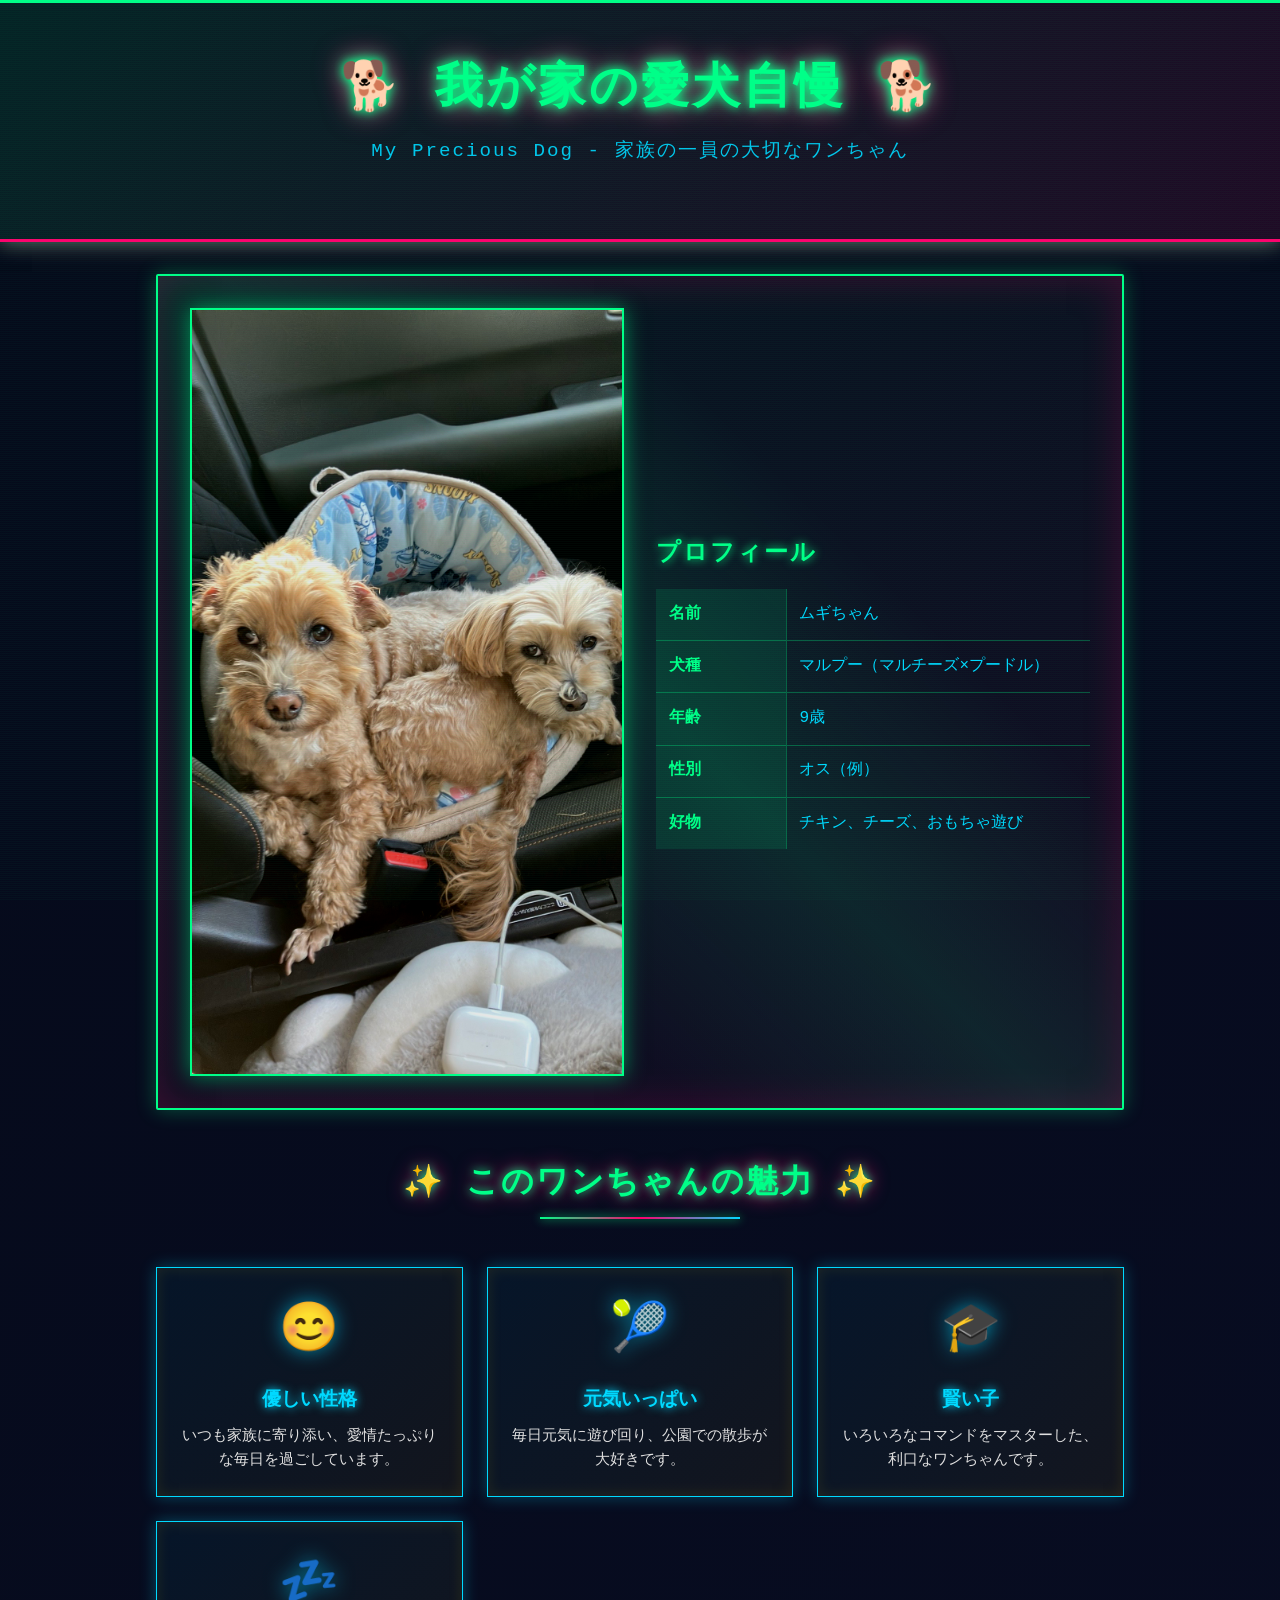
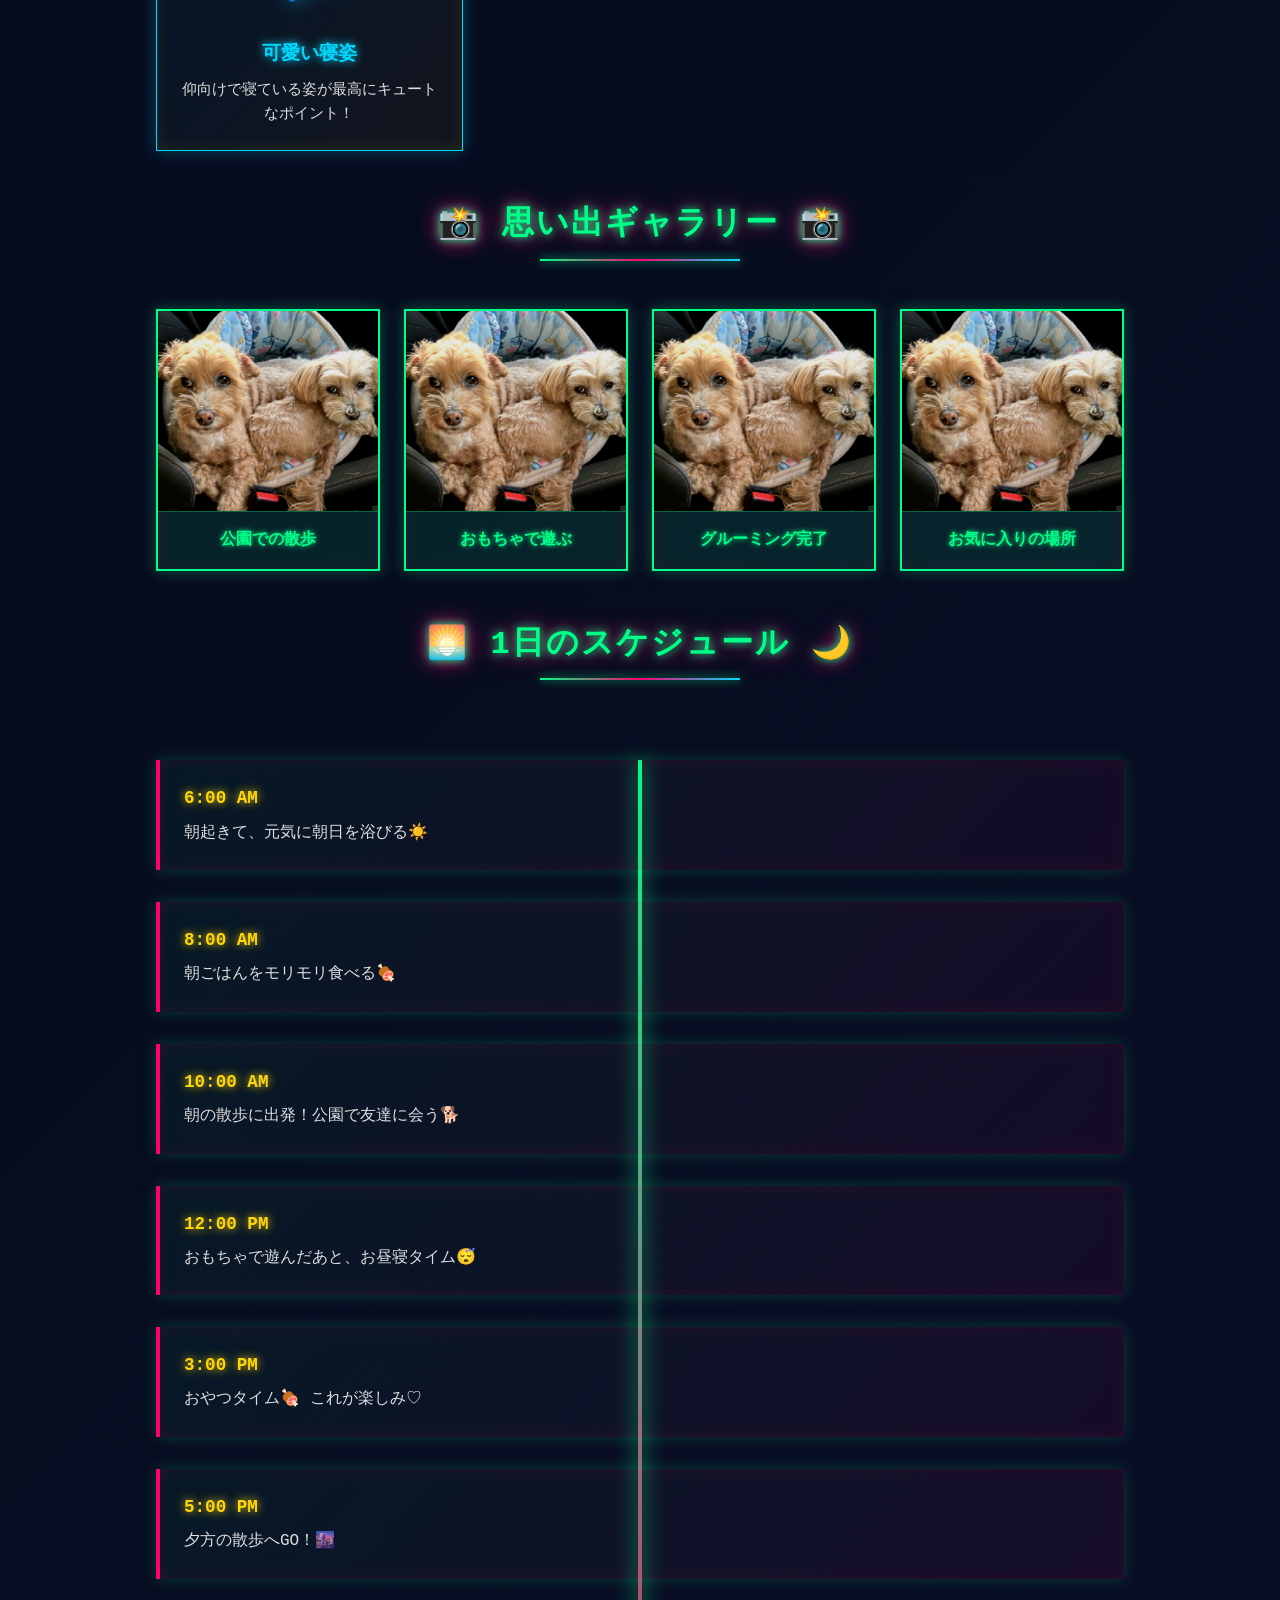
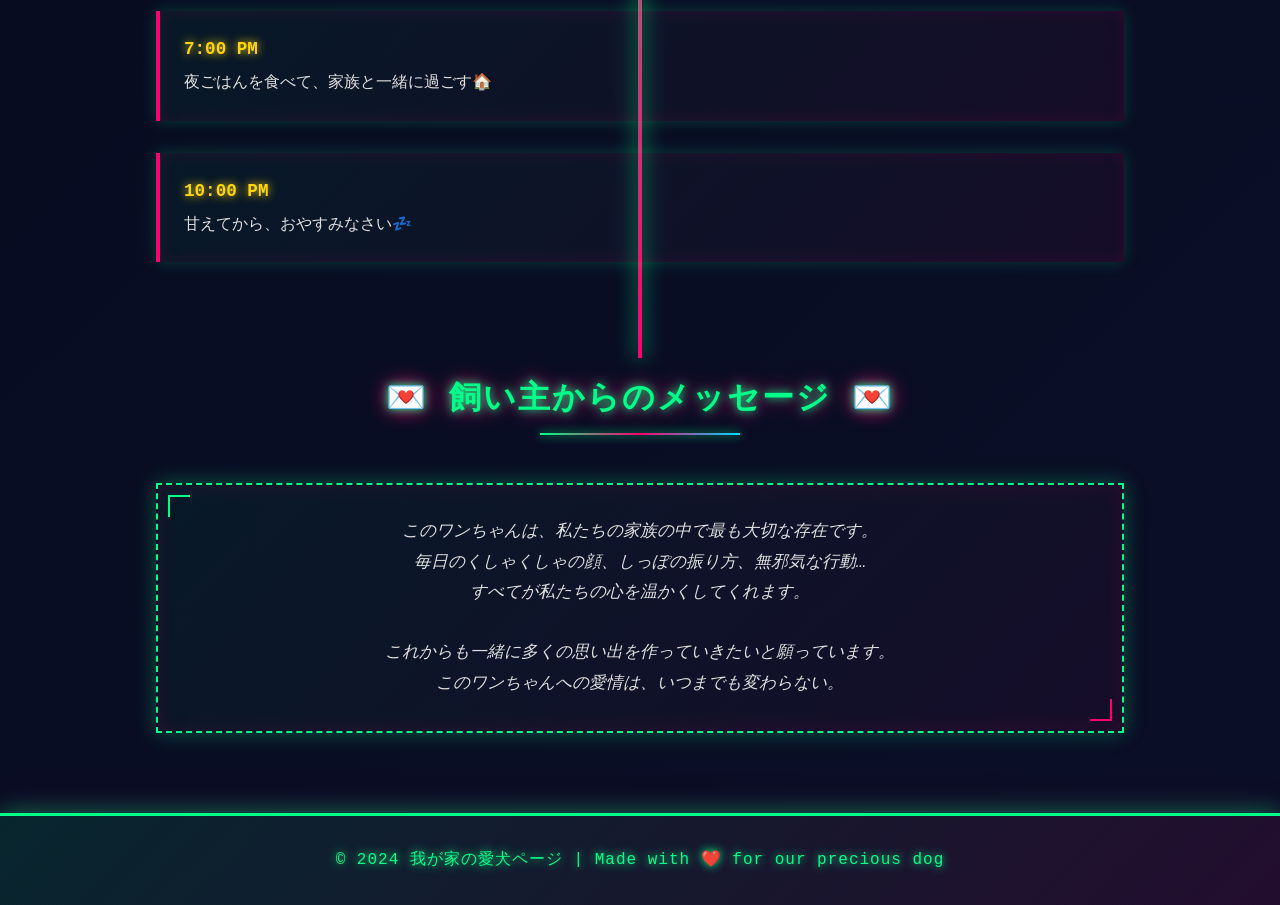
<file: index.html>
<!DOCTYPE html>
<html lang="ja">
<head>
    <meta charset="UTF-8">
    <meta name="viewport" content="width=device-width, initial-scale=1.0">
    <title>我が家の愛犬紹介 - My Precious Dog</title>
    <link rel="stylesheet" href="./assets/css/style.css">
</head>
<body>
    <header class="header">
        <div class="header-content">
            <h1 class="title">🐕 我が家の愛犬自慢 🐕</h1>
            <p class="subtitle">My Precious Dog - 家族の一員の大切なワンちゃん</p>
        </div>
    </header>

    <main class="container">
        <!-- プロフィールセクション -->
        <section class="profile-section">
            <div class="profile-card">
                <div class="profile-image-wrapper">
                    <img src="./assets/images/ムギマメ_3163.JPG" alt="愛犬のプロフィール写真" class="profile-image">
                </div>
                <div class="profile-info">
                    <h2>プロフィール</h2>
                    <table class="profile-table">
                        <tr>
                            <th>名前</th>
                            <td>ムギちゃん</td>
                        </tr>
                        <tr>
                            <th>犬種</th>
                            <td>マルプー（マルチーズ×プードル）</td>
                        </tr>
                        <tr>
                            <th>年齢</th>
                            <td>9歳</td>
                        </tr>
                        <tr>
                            <th>性別</th>
                            <td>オス（例）</td>
                        </tr>
                        <tr>
                            <th>好物</th>
                            <td>チキン、チーズ、おもちゃ遊び</td>
                        </tr>
                    </table>
                </div>
            </div>
        </section>

        <!-- 特徴セクション -->
        <section class="features-section">
            <h2 class="section-title">✨ このワンちゃんの魅力 ✨</h2>
            <div class="features-grid">
                <div class="feature-card">
                    <div class="feature-icon">😊</div>
                    <h3>優しい性格</h3>
                    <p>いつも家族に寄り添い、愛情たっぷりな毎日を過ごしています。</p>
                </div>
                <div class="feature-card">
                    <div class="feature-icon">🎾</div>
                    <h3>元気いっぱい</h3>
                    <p>毎日元気に遊び回り、公園での散歩が大好きです。</p>
                </div>
                <div class="feature-card">
                    <div class="feature-icon">🎓</div>
                    <h3>賢い子</h3>
                    <p>いろいろなコマンドをマスターした、利口なワンちゃんです。</p>
                </div>
                <div class="feature-card">
                    <div class="feature-icon">💤</div>
                    <h3>可愛い寝姿</h3>
                    <p>仰向けで寝ている姿が最高にキュートなポイント！</p>
                </div>
            </div>
        </section>

        <!-- 思い出ギャラリー -->
        <section class="gallery-section">
            <h2 class="section-title">📸 思い出ギャラリー 📸</h2>
            <div class="gallery-grid">
                <div class="gallery-item">
                    <img src="./assets/images/ムギマメ_3163.JPG" alt="散歩中の写真">
                    <p>公園での散歩</p>
                </div>
                <div class="gallery-item">
                    <img src="./assets/images/ムギマメ_3163.JPG" alt="遊んでいる写真">
                    <p>おもちゃで遊ぶ</p>
                </div>
                <div class="gallery-item">
                    <img src="./assets/images/ムギマメ_3163.JPG" alt="グルーミング後">
                    <p>グルーミング完了</p>
                </div>
                <div class="gallery-item">
                    <img src="./assets/images/ムギマメ_3163.JPG" alt="お留守番中">
                    <p>お気に入りの場所</p>
                </div>
            </div>
        </section>

        <!-- 日常セクション -->
        <section class="daily-section">
            <h2 class="section-title">🌅 1日のスケジュール 🌙</h2>
            <div class="timeline">
                <div class="timeline-item">
                    <div class="timeline-time">6:00 AM</div>
                    <p>朝起きて、元気に朝日を浴びる☀️</p>
                </div>
                <div class="timeline-item">
                    <div class="timeline-time">8:00 AM</div>
                    <p>朝ごはんをモリモリ食べる🍖</p>
                </div>
                <div class="timeline-item">
                    <div class="timeline-time">10:00 AM</div>
                    <p>朝の散歩に出発！公園で友達に会う🐕</p>
                </div>
                <div class="timeline-item">
                    <div class="timeline-time">12:00 PM</div>
                    <p>おもちゃで遊んだあと、お昼寝タイム😴</p>
                </div>
                <div class="timeline-item">
                    <div class="timeline-time">3:00 PM</div>
                    <p>おやつタイム🍖 これが楽しみ♡</p>
                </div>
                <div class="timeline-item">
                    <div class="timeline-time">5:00 PM</div>
                    <p>夕方の散歩へGO！🌆</p>
                </div>
                <div class="timeline-item">
                    <div class="timeline-time">7:00 PM</div>
                    <p>夜ごはんを食べて、家族と一緒に過ごす🏠</p>
                </div>
                <div class="timeline-item">
                    <div class="timeline-time">10:00 PM</div>
                    <p>甘えてから、おやすみなさい💤</p>
                </div>
            </div>
        </section>

        <!-- メッセージセクション -->
        <section class="message-section">
            <h2 class="section-title">💌 飼い主からのメッセージ 💌</h2>
            <div class="message-box">
                <p>
                    このワンちゃんは、私たちの家族の中で最も大切な存在です。<br>
                    毎日のくしゃくしゃの顔、しっぽの振り方、無邪気な行動…<br>
                    すべてが私たちの心を温かくしてくれます。<br>
                    <br>
                    これからも一緒に多くの思い出を作っていきたいと願っています。<br>
                    このワンちゃんへの愛情は、いつまでも変わらない。
                </p>
            </div>
        </section>
    </main>

    <footer class="footer">
        <p>&copy; 2024 我が家の愛犬ページ | Made with ❤️ for our precious dog</p>
    </footer>
</body>
</html>
</file>
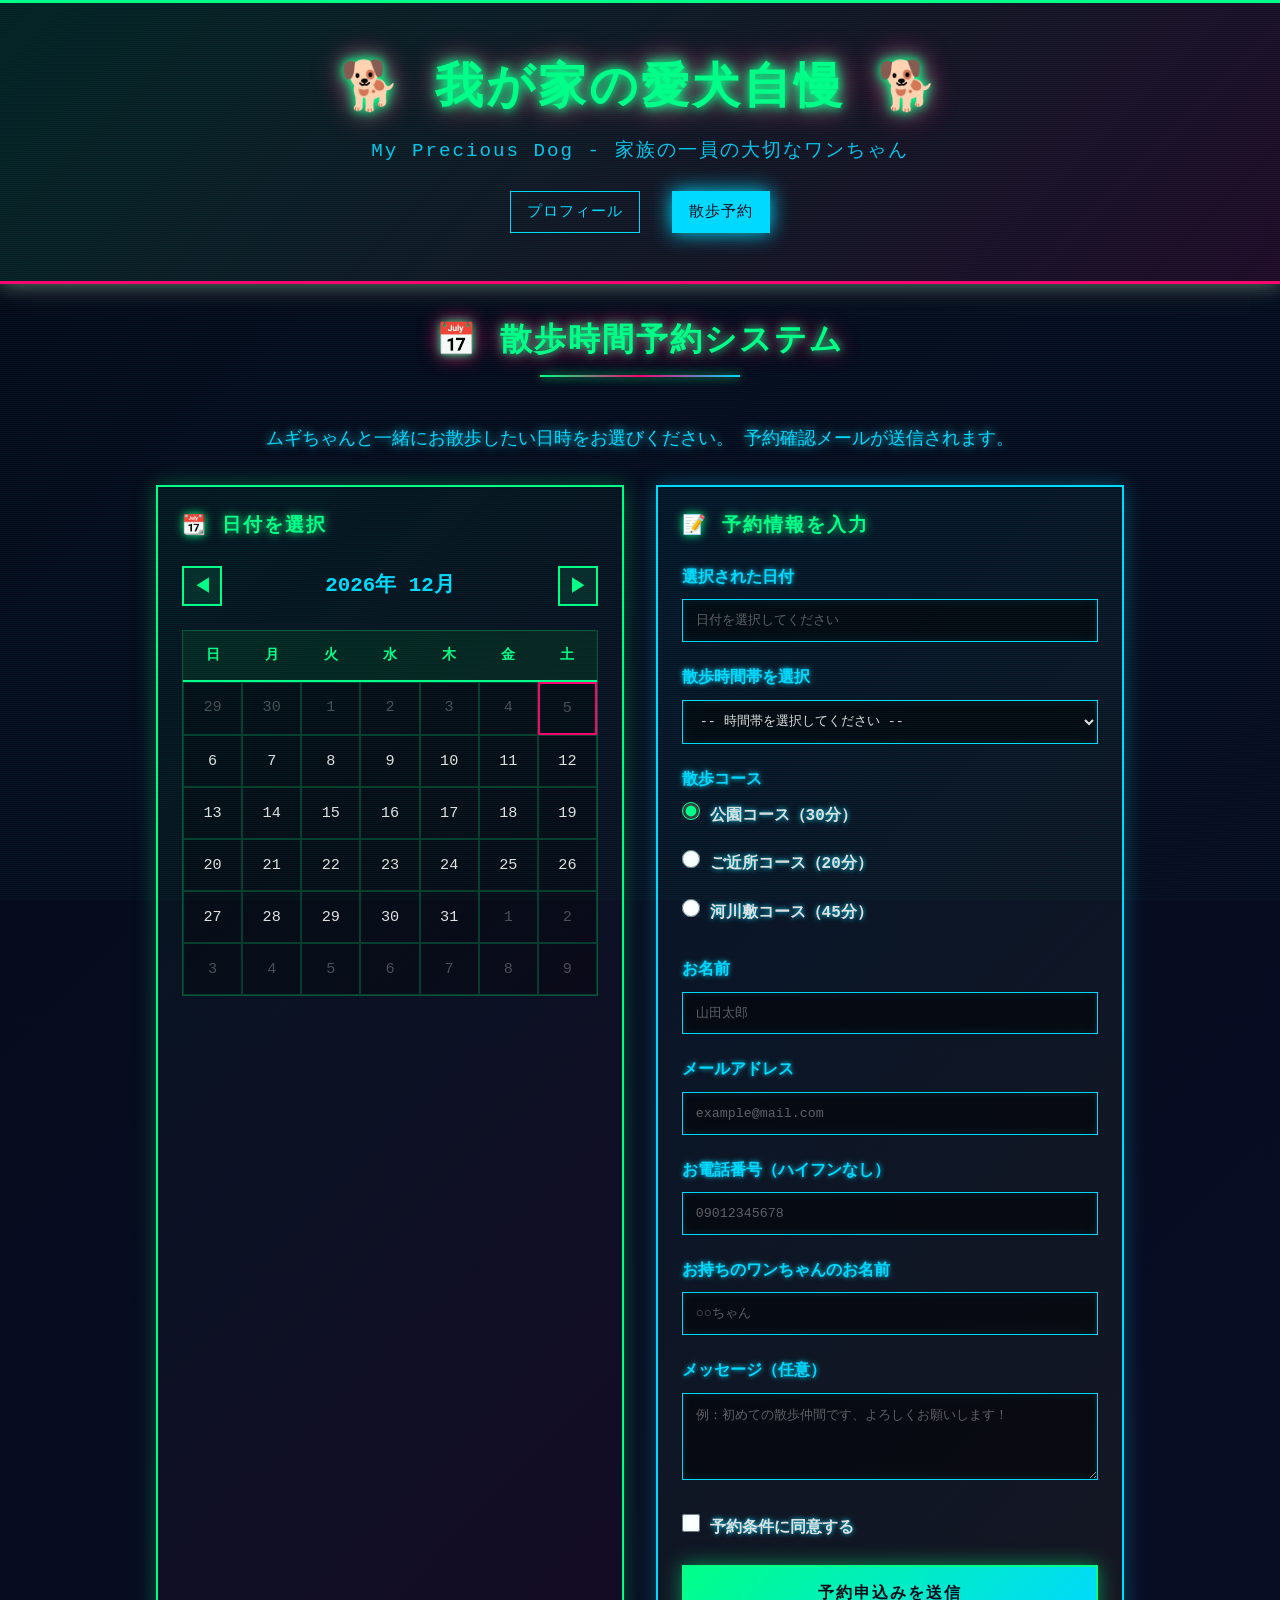
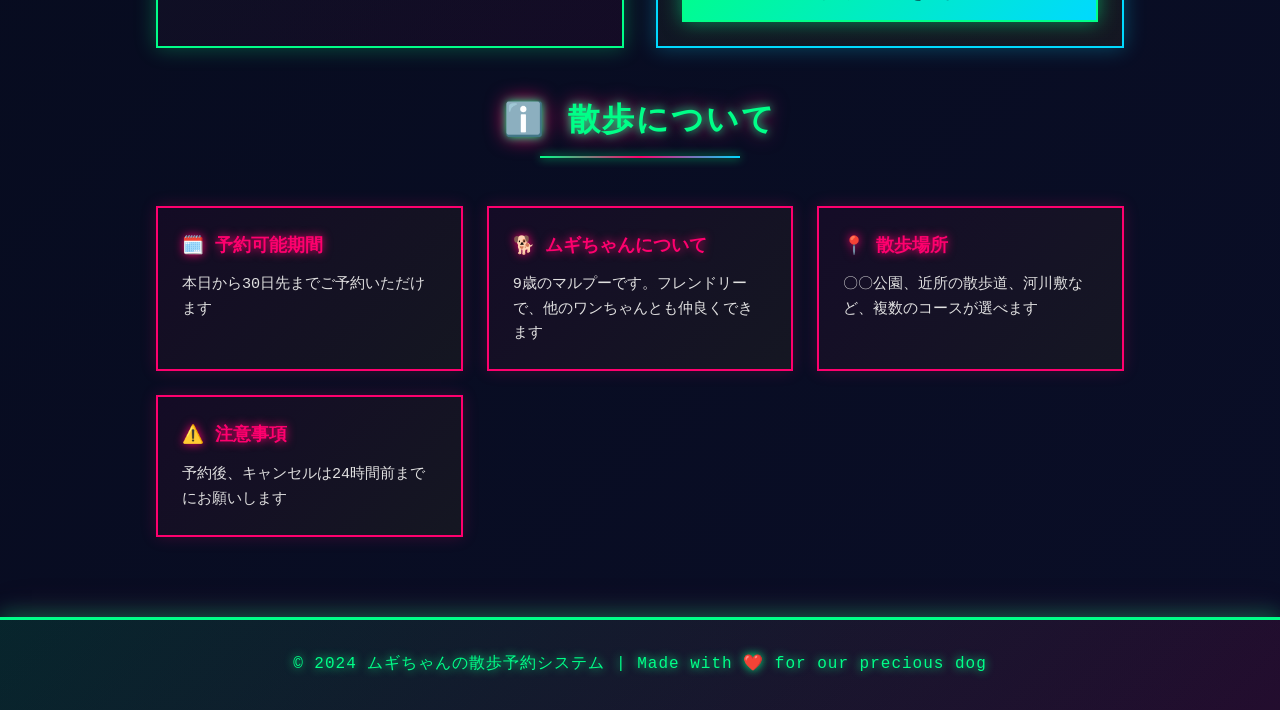
<file: booking.html>
<!DOCTYPE html>
<html lang="ja">
<head>
    <meta charset="UTF-8">
    <meta name="viewport" content="width=device-width, initial-scale=1.0">
    <title>散歩予約 - ムギちゃんとのお散歩</title>
    <link rel="stylesheet" href="./assets/css/style.css">
    <link rel="stylesheet" href="./assets/css/booking.css">
</head>
<body>
    <header class="header">
        <div class="header-content">
            <h1 class="title">🐕 我が家の愛犬自慢 🐕</h1>
            <p class="subtitle">My Precious Dog - 家族の一員の大切なワンちゃん</p>
            <nav class="nav-links">
                <a href="./index.html" class="nav-link">プロフィール</a>
                <a href="./booking.html" class="nav-link active">散歩予約</a>
            </nav>
        </div>
    </header>

    <main class="container">
        <section class="booking-section">
            <h2 class="section-title">📅 散歩時間予約システム</h2>
            <p class="booking-description">
                ムギちゃんと一緒にお散歩したい日時をお選びください。
                予約確認メールが送信されます。
            </p>

            <div class="booking-container">
                <!-- カレンダー -->
                <div class="calendar-wrapper">
                    <h3 class="subsection-title">📆 日付を選択</h3>
                    <div class="calendar-header">
                        <button class="calendar-nav" id="prevMonth">◀</button>
                        <h4 id="currentMonth"></h4>
                        <button class="calendar-nav" id="nextMonth">▶</button>
                    </div>
                    <div class="calendar">
                        <div class="weekdays">
                            <div class="weekday">日</div>
                            <div class="weekday">月</div>
                            <div class="weekday">火</div>
                            <div class="weekday">水</div>
                            <div class="weekday">木</div>
                            <div class="weekday">金</div>
                            <div class="weekday">土</div>
                        </div>
                        <div class="dates" id="calendarDates"></div>
                    </div>
                </div>

                <!-- 予約フォーム -->
                <form class="booking-form" id="bookingForm">
                    <h3 class="subsection-title">📝 予約情報を入力</h3>

                    <!-- 選択された日付表示 -->
                    <div class="form-group">
                        <label for="selectedDate">選択された日付</label>
                        <input type="text" id="selectedDate" readonly placeholder="日付を選択してください">
                    </div>

                    <!-- 時間選択 -->
                    <div class="form-group">
                        <label for="timeSlot">散歩時間帯を選択</label>
                        <select id="timeSlot" required>
                            <option value="">-- 時間帯を選択してください --</option>
                            <option value="06:00-07:00">早朝（6:00～7:00）</option>
                            <option value="08:00-09:00">朝（8:00～9:00）</option>
                            <option value="10:00-11:00">午前（10:00～11:00）</option>
                            <option value="12:00-13:00">昼（12:00～13:00）</option>
                            <option value="14:00-15:00">午後（14:00～15:00）</option>
                            <option value="16:00-17:00">夕方（16:00～17:00）</option>
                            <option value="18:00-19:00">夜間（18:00～19:00）</option>
                        </select>
                    </div>

                    <!-- 散歩コース選択 -->
                    <div class="form-group">
                        <label>散歩コース</label>
                        <div class="radio-group">
                            <label class="radio-label">
                                <input type="radio" name="course" value="park" checked>
                                <span>公園コース（30分）</span>
                            </label>
                            <label class="radio-label">
                                <input type="radio" name="course" value="neighborhood">
                                <span>ご近所コース（20分）</span>
                            </label>
                            <label class="radio-label">
                                <input type="radio" name="course" value="river">
                                <span>河川敷コース（45分）</span>
                            </label>
                        </div>
                    </div>

                    <!-- 参加者情報 -->
                    <div class="form-group">
                        <label for="name">お名前</label>
                        <input type="text" id="name" placeholder="山田太郎" required>
                    </div>

                    <div class="form-group">
                        <label for="email">メールアドレス</label>
                        <input type="email" id="email" placeholder="example@mail.com" required>
                    </div>

                    <div class="form-group">
                        <label for="phone">お電話番号（ハイフンなし）</label>
                        <input type="tel" id="phone" placeholder="09012345678">
                    </div>

                    <div class="form-group">
                        <label for="petName">お持ちのワンちゃんのお名前</label>
                        <input type="text" id="petName" placeholder="○○ちゃん">
                    </div>

                    <div class="form-group">
                        <label for="message">メッセージ（任意）</label>
                        <textarea id="message" placeholder="例：初めての散歩仲間です、よろしくお願いします！" rows="4"></textarea>
                    </div>

                    <!-- チェックボックス -->
                    <div class="form-group checkbox-group">
                        <label class="checkbox-label">
                            <input type="checkbox" id="agreeTerms" required>
                            <span>予約条件に同意する</span>
                        </label>
                    </div>

                    <!-- 送信ボタン -->
                    <button type="submit" class="submit-btn">予約申込みを送信</button>
                </form>
            </div>

            <!-- 予約確認メッセージ -->
            <div id="confirmationMessage" class="confirmation-message hidden">
                <div class="confirmation-content">
                    <h3>✅ 予約が確認されました！</h3>
                    <p>お申し込みありがとうございます。</p>
                    <p>確認メールを送信いたします。</p>
                    <button type="button" class="btn-reset" onclick="location.reload()">新しい予約を作成</button>
                </div>
            </div>
        </section>

        <!-- 散歩情報 -->
        <section class="info-section">
            <h2 class="section-title">ℹ️ 散歩について</h2>
            <div class="info-grid">
                <div class="info-card">
                    <h4>🗓️ 予約可能期間</h4>
                    <p>本日から30日先までご予約いただけます</p>
                </div>
                <div class="info-card">
                    <h4>🐕 ムギちゃんについて</h4>
                    <p>9歳のマルプーです。フレンドリーで、他のワンちゃんとも仲良くできます</p>
                </div>
                <div class="info-card">
                    <h4>📍 散歩場所</h4>
                    <p>〇〇公園、近所の散歩道、河川敷など、複数のコースが選べます</p>
                </div>
                <div class="info-card">
                    <h4>⚠️ 注意事項</h4>
                    <p>予約後、キャンセルは24時間前までにお願いします</p>
                </div>
            </div>
        </section>
    </main>

    <footer class="footer">
        <p>&copy; 2024 ムギちゃんの散歩予約システム | Made with ❤️ for our precious dog</p>
    </footer>

    <script src="./assets/js/booking.js"></script>
</body>
</html>
</file>
<file: assets/css/style.css>
/* ========================================
   グローバルスタイル - サイバーパンク風
   ======================================== */

* {
    margin: 0;
    padding: 0;
    box-sizing: border-box;
}

:root {
    --primary-neon: #00FF88;
    --secondary-neon: #FF006E;
    --accent-neon: #00D9FF;
    --tertiary-neon: #FFD60A;
    --dark-bg: #0a0e27;
    --darker-bg: #050a1a;
    --text-color: #e0e0e0;
    --neon-shadow: 0 0 20px rgba(0, 255, 136, 0.5);
    --neon-shadow-pink: 0 0 20px rgba(255, 0, 110, 0.5);
    --neon-shadow-cyan: 0 0 20px rgba(0, 217, 255, 0.5);
}

html {
    font-family: 'Courier New', 'Hiragino Sans', 'Meiryo', monospace;
    scroll-behavior: smooth;
    font-size: 16px;
}

body {
    background: linear-gradient(135deg, var(--darker-bg) 0%, var(--dark-bg) 100%);
    color: var(--text-color);
    line-height: 1.6;
    min-height: 100vh;
    display: flex;
    flex-direction: column;
    position: relative;
    overflow-x: hidden;
}

body::before {
    content: '';
    position: fixed;
    top: 0;
    left: 0;
    width: 100%;
    height: 100%;
    background: 
        repeating-linear-gradient(
            0deg,
            rgba(0, 255, 136, 0.03) 0px,
            rgba(0, 255, 136, 0.03) 1px,
            transparent 1px,
            transparent 2px
        );
    pointer-events: none;
    z-index: 1;
    animation: scanlines 8s linear infinite;
}

@keyframes scanlines {
    0% { transform: translateY(0); }
    100% { transform: translateY(10px); }
}

/* ========================================
   ヘッダー - サイバーパンク風
   ======================================== */

.header {
    background: linear-gradient(135deg, rgba(0, 255, 136, 0.1) 0%, rgba(255, 0, 110, 0.1) 100%);
    color: var(--primary-neon);
    padding: 3rem 1rem;
    text-align: center;
    border-top: 3px solid var(--primary-neon);
    border-bottom: 3px solid var(--secondary-neon);
    box-shadow: var(--neon-shadow), var(--neon-shadow-pink);
    animation: slideDown 0.6s ease-out;
    position: relative;
    overflow: hidden;
}

.header::before {
    content: '';
    position: absolute;
    top: 0;
    left: -100%;
    width: 100%;
    height: 100%;
    background: linear-gradient(90deg, transparent, rgba(0, 255, 136, 0.2), transparent);
    animation: glitch 3s infinite;
}

@keyframes glitch {
    0%, 100% { left: -100%; }
    50% { left: 100%; }
}

@keyframes slideDown {
    from {
        opacity: 0;
        transform: translateY(-30px);
    }
    to {
        opacity: 1;
        transform: translateY(0);
    }
}

.header-content {
    max-width: 800px;
    margin: 0 auto;
    position: relative;
    z-index: 2;
}

.title {
    font-size: 3rem;
    font-weight: bold;
    margin-bottom: 0.5rem;
    text-shadow: 
        0 0 10px var(--primary-neon),
        0 0 20px var(--primary-neon),
        0 0 30px var(--secondary-neon);
    letter-spacing: 3px;
    animation: titlePulse 2s ease-in-out infinite;
}

@keyframes titlePulse {
    0%, 100% { 
        text-shadow: 
            0 0 10px var(--primary-neon),
            0 0 20px var(--primary-neon),
            0 0 30px var(--secondary-neon);
    }
    50% { 
        text-shadow: 
            0 0 20px var(--primary-neon),
            0 0 40px var(--primary-neon),
            0 0 60px var(--secondary-neon);
    }
}

.subtitle {
    font-size: 1.2rem;
    opacity: 0.9;
    font-weight: 300;
    color: var(--accent-neon);
    letter-spacing: 2px;
    margin-bottom: 1.5rem;
}

/* ナビゲーション */

.nav-links {
    display: flex;
    justify-content: center;
    gap: 2rem;
    flex-wrap: wrap;
    margin-top: 1rem;
}

.nav-link {
    color: var(--accent-neon);
    text-decoration: none;
    font-size: 0.95rem;
    padding: 0.5rem 1rem;
    border: 1px solid var(--accent-neon);
    border-radius: 0;
    transition: all 0.3s ease;
    text-transform: uppercase;
    letter-spacing: 1px;
    display: inline-block;
}

.nav-link:hover {
    background: rgba(0, 217, 255, 0.2);
    box-shadow: 0 0 15px var(--accent-neon);
    transform: scale(1.05);
}

.nav-link.active {
    background: var(--accent-neon);
    color: var(--darker-bg);
    box-shadow: 0 0 20px var(--accent-neon);
}

/* ========================================
   メインコンテナ
   ======================================== */

.container {
    flex: 1;
    max-width: 1000px;
    margin: 0 auto;
    padding: 2rem 1rem;
    width: 100%;
}

/* ========================================
   セクション共通
   ======================================== */

.section-title {
    font-size: 2rem;
    color: var(--primary-neon);
    margin-bottom: 2rem;
    text-align: center;
    font-weight: bold;
    letter-spacing: 2px;
    text-shadow: 
        0 0 10px var(--primary-neon),
        0 0 20px var(--secondary-neon);
    position: relative;
    padding-bottom: 1rem;
}

.section-title::after {
    content: '';
    display: block;
    width: 200px;
    height: 2px;
    background: linear-gradient(90deg, var(--primary-neon), var(--secondary-neon), var(--accent-neon));
    margin: 0.5rem auto 0;
    box-shadow: 0 0 10px var(--primary-neon);
}

/* ========================================
   プロフィールセクション
   ======================================== */

.profile-section {
    margin-bottom: 3rem;
    animation: fadeInUp 0.8s ease-out 0.2s both;
}

@keyframes fadeInUp {
    from {
        opacity: 0;
        transform: translateY(30px);
    }
    to {
        opacity: 1;
        transform: translateY(0);
    }
}

.profile-card {
    background: linear-gradient(135deg, rgba(0, 255, 136, 0.05) 0%, rgba(255, 0, 110, 0.05) 100%);
    border-radius: 2px;
    padding: 2rem;
    box-shadow: 
        0 0 20px rgba(0, 255, 136, 0.3),
        0 0 40px rgba(255, 0, 110, 0.2) inset;
    display: grid;
    grid-template-columns: 1fr 1fr;
    gap: 2rem;
    align-items: center;
    border: 2px solid var(--primary-neon);
    transition: all 0.3s ease;
    position: relative;
}

.profile-card::before {
    content: '';
    position: absolute;
    top: 0;
    left: 0;
    right: 0;
    bottom: 0;
    background: linear-gradient(45deg, transparent 30%, rgba(0, 255, 136, 0.1) 50%, transparent 70%);
    border-radius: 2px;
    pointer-events: none;
}

.profile-card:hover {
    box-shadow: 
        0 0 30px rgba(0, 255, 136, 0.5),
        0 0 60px rgba(255, 0, 110, 0.3) inset;
    border-color: var(--accent-neon);
}

.profile-image-wrapper {
    overflow: hidden;
    border-radius: 0;
    box-shadow: 
        0 0 20px rgba(0, 255, 136, 0.5),
        inset 0 0 20px rgba(255, 0, 110, 0.2);
    border: 2px solid var(--primary-neon);
    position: relative;
}

.profile-image {
    width: 100%;
    height: auto;
    display: block;
    transition: transform 0.3s ease, filter 0.3s ease;
    filter: contrast(1.1) brightness(0.9);
}

.profile-image-wrapper:hover .profile-image {
    transform: scale(1.05);
    filter: contrast(1.3) brightness(1);
}

.profile-info h2 {
    color: var(--primary-neon);
    margin-bottom: 1rem;
    font-size: 1.5rem;
    text-shadow: 0 0 10px var(--primary-neon);
    letter-spacing: 2px;
}

.profile-table {
    width: 100%;
    border-collapse: collapse;
    position: relative;
    z-index: 2;
}

.profile-table tr {
    border-bottom: 1px solid rgba(0, 255, 136, 0.3);
}

.profile-table tr:last-child {
    border-bottom: none;
}

.profile-table th,
.profile-table td {
    padding: 0.8rem;
    text-align: left;
}

.profile-table th {
    background-color: rgba(0, 255, 136, 0.1);
    font-weight: bold;
    color: var(--primary-neon);
    width: 30%;
    border-right: 1px solid rgba(0, 255, 136, 0.3);
}

.profile-table td {
    color: var(--accent-neon);
}

/* ========================================
   特徴セクション
   ======================================== */

.features-section {
    margin-bottom: 3rem;
    animation: fadeInUp 0.8s ease-out 0.4s both;
}

.features-grid {
    display: grid;
    grid-template-columns: repeat(auto-fit, minmax(250px, 1fr));
    gap: 1.5rem;
}

.feature-card {
    background: linear-gradient(135deg, rgba(0, 217, 255, 0.05) 0%, rgba(255, 212, 10, 0.05) 100%);
    border-radius: 0;
    padding: 1.5rem;
    box-shadow: 
        0 0 15px rgba(0, 217, 255, 0.3),
        inset 0 0 15px rgba(255, 212, 10, 0.1);
    text-align: center;
    transition: all 0.3s ease;
    border: 1px solid var(--accent-neon);
    position: relative;
}

.feature-card::before {
    content: '';
    position: absolute;
    top: 0;
    left: 0;
    right: 0;
    height: 2px;
    background: linear-gradient(90deg, var(--accent-neon), var(--tertiary-neon));
    opacity: 0;
    transition: opacity 0.3s ease;
}

.feature-card:hover {
    transform: translateY(-8px);
    box-shadow: 
        0 0 30px rgba(0, 217, 255, 0.5),
        inset 0 0 30px rgba(255, 212, 10, 0.2);
    border-color: var(--tertiary-neon);
}

.feature-card:hover::before {
    opacity: 1;
}

.feature-icon {
    font-size: 3rem;
    margin-bottom: 1rem;
    display: inline-block;
    animation: bounce 2s infinite;
    filter: drop-shadow(0 0 10px rgba(0, 217, 255, 0.6));
}

@keyframes bounce {
    0%, 100% {
        transform: translateY(0);
    }
    50% {
        transform: translateY(-10px);
    }
}

.feature-card h3 {
    color: var(--accent-neon);
    margin-bottom: 0.5rem;
    font-size: 1.2rem;
    text-shadow: 0 0 10px var(--accent-neon);
}

.feature-card p {
    color: var(--text-color);
    font-size: 0.95rem;
}

/* ========================================
   ギャラリーセクション
   ======================================== */

.gallery-section {
    margin-bottom: 3rem;
    animation: fadeInUp 0.8s ease-out 0.6s both;
}

.gallery-grid {
    display: grid;
    grid-template-columns: repeat(auto-fit, minmax(220px, 1fr));
    gap: 1.5rem;
}

.gallery-item {
    background: rgba(0, 255, 136, 0.05);
    border-radius: 0;
    overflow: hidden;
    box-shadow: 
        0 0 15px rgba(0, 255, 136, 0.3),
        inset 0 0 15px rgba(255, 0, 110, 0.1);
    transition: all 0.3s ease;
    border: 2px solid var(--primary-neon);
    cursor: pointer;
    position: relative;
}

.gallery-item::after {
    content: '';
    position: absolute;
    top: 0;
    left: 0;
    right: 0;
    bottom: 0;
    background: 
        repeating-linear-gradient(
            0deg,
            rgba(0, 255, 136, 0.15) 0px,
            rgba(0, 255, 136, 0.15) 1px,
            transparent 1px,
            transparent 2px
        );
    pointer-events: none;
    opacity: 0;
    transition: opacity 0.3s ease;
}

.gallery-item:hover {
    transform: scale(1.05) rotate(-2deg);
    box-shadow: 
        0 0 30px rgba(0, 255, 136, 0.5),
        inset 0 0 30px rgba(255, 0, 110, 0.2);
    border-color: var(--accent-neon);
}

.gallery-item:hover::after {
    opacity: 1;
}

.gallery-item img {
    width: 100%;
    height: 200px;
    object-fit: cover;
    display: block;
    transition: filter 0.3s ease;
    filter: contrast(1.2) brightness(0.9);
}

.gallery-item:hover img {
    filter: contrast(1.5) brightness(1.1);
}

.gallery-item p {
    padding: 1rem;
    text-align: center;
    color: var(--primary-neon);
    font-weight: bold;
    background-color: rgba(0, 255, 136, 0.05);
    border-top: 1px solid rgba(0, 255, 136, 0.3);
    text-shadow: 0 0 5px var(--primary-neon);
}

/* ========================================
   タイムラインセクション
   ======================================== */

.daily-section {
    margin-bottom: 3rem;
    animation: fadeInUp 0.8s ease-out 0.8s both;
}

.timeline {
    position: relative;
    padding: 2rem 0;
}

.timeline::before {
    content: '';
    position: absolute;
    left: 50%;
    transform: translateX(-50%);
    width: 4px;
    height: 100%;
    background: linear-gradient(180deg, var(--primary-neon), var(--secondary-neon));
    border-radius: 0;
    box-shadow: 0 0 20px var(--primary-neon);
}

.timeline-item {
    margin-bottom: 2rem;
    position: relative;
    background: linear-gradient(135deg, rgba(0, 255, 136, 0.05) 0%, rgba(255, 0, 110, 0.05) 100%);
    padding: 1.5rem;
    border-radius: 0;
    box-shadow: 
        0 0 15px rgba(0, 255, 136, 0.2),
        inset 0 0 15px rgba(255, 0, 110, 0.1);
    border-left: 4px solid var(--secondary-neon);
    transition: all 0.3s ease;
}

.timeline-item:hover {
    transform: translateX(5px);
    box-shadow: 
        0 0 25px rgba(0, 255, 136, 0.4),
        inset 0 0 25px rgba(255, 0, 110, 0.2);
    border-left-color: var(--accent-neon);
}

.timeline-time {
    font-weight: bold;
    color: var(--tertiary-neon);
    font-size: 1.1rem;
    margin-bottom: 0.5rem;
    text-shadow: 0 0 10px var(--tertiary-neon);
}

.timeline-item p {
    color: var(--text-color);
}

/* ========================================
   メッセージセクション
   ======================================== */

.message-section {
    margin-bottom: 3rem;
    animation: fadeInUp 0.8s ease-out 1s both;
}

.message-box {
    background: linear-gradient(135deg, rgba(0, 255, 136, 0.05) 0%, rgba(255, 0, 110, 0.05) 100%);
    border-radius: 0;
    padding: 2rem;
    box-shadow: 
        0 0 20px rgba(0, 255, 136, 0.3),
        inset 0 0 20px rgba(255, 0, 110, 0.1);
    border: 2px dashed var(--primary-neon);
    text-align: center;
    font-size: 1.05rem;
    line-height: 1.8;
    color: var(--text-color);
    position: relative;
}

.message-box::before {
    content: '';
    position: absolute;
    top: 10px;
    left: 10px;
    width: 20px;
    height: 20px;
    border: 2px solid var(--primary-neon);
    border-right: none;
    border-bottom: none;
}

.message-box::after {
    content: '';
    position: absolute;
    bottom: 10px;
    right: 10px;
    width: 20px;
    height: 20px;
    border: 2px solid var(--secondary-neon);
    border-left: none;
    border-top: none;
}

.message-box p {
    font-style: italic;
    position: relative;
    z-index: 1;
}

/* ========================================
   フッター
   ======================================== */

.footer {
    background: linear-gradient(135deg, rgba(0, 255, 136, 0.1) 0%, rgba(255, 0, 110, 0.1) 100%);
    color: var(--primary-neon);
    text-align: center;
    padding: 2rem 1rem;
    margin-top: auto;
    box-shadow: 
        0 -4px 20px rgba(0, 255, 136, 0.3),
        0 -4px 40px rgba(255, 0, 110, 0.1);
    border-top: 3px solid var(--primary-neon);
    font-weight: 300;
    letter-spacing: 1px;
}

.footer p {
    margin: 0;
    text-shadow: 0 0 10px var(--primary-neon);
}

/* ========================================
   レスポンシブデザイン
   ======================================== */

@media (max-width: 768px) {
    .title {
        font-size: 2rem;
    }

    .subtitle {
        font-size: 1rem;
    }

    .profile-card {
        grid-template-columns: 1fr;
        gap: 1rem;
    }

    .timeline::before {
        left: 20px;
    }

    .timeline-item {
        margin-left: 50px;
    }

    .section-title {
        font-size: 1.5rem;
    }

    .container {
        padding: 1rem;
    }
}

@media (max-width: 480px) {
    .title {
        font-size: 1.5rem;
        letter-spacing: 2px;
    }

    .subtitle {
        font-size: 0.9rem;
    }

    .features-grid,
    .gallery-grid {
        grid-template-columns: 1fr;
    }

    .feature-icon {
        font-size: 2.5rem;
    }

    .profile-table th,
    .profile-table td {
        padding: 0.5rem;
        font-size: 0.9rem;
    }

    .timeline-item {
        margin-left: 40px;
    }

    .timeline-time {
        font-size: 0.95rem;
    }

    .message-box {
        padding: 1rem;
        font-size: 0.95rem;
    }
}
</file>
<file: assets/css/booking.css>
/* ========================================
   予約ページのスタイル - サイバーパンク風
   ======================================== */

.booking-section {
    margin-bottom: 3rem;
    animation: fadeInUp 0.8s ease-out 0.2s both;
}

.booking-description {
    text-align: center;
    font-size: 1.1rem;
    color: var(--accent-neon);
    margin-bottom: 2rem;
    text-shadow: 0 0 10px var(--accent-neon);
}

.booking-container {
    display: grid;
    grid-template-columns: 1fr 1fr;
    gap: 2rem;
    margin-bottom: 2rem;
}

/* ========================================
   カレンダー
   ======================================== */

.calendar-wrapper {
    background: linear-gradient(135deg, rgba(0, 255, 136, 0.05) 0%, rgba(255, 0, 110, 0.05) 100%);
    border: 2px solid var(--primary-neon);
    padding: 1.5rem;
    border-radius: 0;
    box-shadow: 0 0 20px rgba(0, 255, 136, 0.3);
}

.subsection-title {
    color: var(--primary-neon);
    margin-bottom: 1.5rem;
    font-size: 1.2rem;
    text-shadow: 0 0 10px var(--primary-neon);
    letter-spacing: 2px;
}

.calendar-header {
    display: flex;
    justify-content: space-between;
    align-items: center;
    margin-bottom: 1.5rem;
}

.calendar-header h4 {
    color: var(--accent-neon);
    font-size: 1.3rem;
    min-width: 200px;
    text-align: center;
}

.calendar-nav {
    background: rgba(0, 255, 136, 0.1);
    border: 2px solid var(--primary-neon);
    color: var(--primary-neon);
    width: 40px;
    height: 40px;
    cursor: pointer;
    font-size: 1.2rem;
    border-radius: 0;
    transition: all 0.3s ease;
}

.calendar-nav:hover {
    background: rgba(0, 255, 136, 0.2);
    box-shadow: 0 0 15px var(--primary-neon);
    transform: scale(1.1);
}

.calendar {
    background: rgba(0, 0, 0, 0.3);
    border: 1px solid rgba(0, 255, 136, 0.3);
}

.weekdays {
    display: grid;
    grid-template-columns: repeat(7, 1fr);
    background: rgba(0, 255, 136, 0.1);
    border-bottom: 2px solid var(--primary-neon);
}

.weekday {
    padding: 0.8rem;
    text-align: center;
    color: var(--primary-neon);
    font-weight: bold;
    font-size: 0.9rem;
}

.dates {
    display: grid;
    grid-template-columns: repeat(7, 1fr);
}

.date-cell {
    padding: 0.8rem;
    text-align: center;
    border: 1px solid rgba(0, 255, 136, 0.2);
    cursor: pointer;
    color: var(--text-color);
    transition: all 0.3s ease;
    font-size: 0.95rem;
}

.date-cell:hover {
    background: rgba(0, 255, 136, 0.2);
    color: var(--primary-neon);
    box-shadow: 0 0 10px rgba(0, 255, 136, 0.3);
}

.date-cell.other-month {
    color: rgba(224, 224, 224, 0.3);
    cursor: default;
}

.date-cell.other-month:hover {
    background: transparent;
    color: rgba(224, 224, 224, 0.3);
    box-shadow: none;
}

.date-cell.selected {
    background: var(--primary-neon);
    color: var(--darker-bg);
    font-weight: bold;
    box-shadow: 0 0 20px var(--primary-neon);
}

.date-cell.today {
    border: 2px solid var(--secondary-neon);
}

/* ========================================
   フォーム
   ======================================== */

.booking-form {
    background: linear-gradient(135deg, rgba(0, 217, 255, 0.05) 0%, rgba(255, 212, 10, 0.05) 100%);
    border: 2px solid var(--accent-neon);
    padding: 1.5rem;
    border-radius: 0;
    box-shadow: 0 0 20px rgba(0, 217, 255, 0.3);
}

.form-group {
    margin-bottom: 1.5rem;
}

.form-group label {
    display: block;
    margin-bottom: 0.5rem;
    color: var(--accent-neon);
    font-weight: bold;
    text-shadow: 0 0 5px var(--accent-neon);
}

.form-group input,
.form-group select,
.form-group textarea {
    width: 100%;
    padding: 0.8rem;
    background: rgba(0, 0, 0, 0.5);
    border: 1px solid var(--accent-neon);
    color: var(--text-color);
    font-family: 'Courier New', monospace;
    border-radius: 0;
    transition: all 0.3s ease;
    box-shadow: inset 0 0 10px rgba(0, 217, 255, 0.1);
}

.form-group input:focus,
.form-group select:focus,
.form-group textarea:focus {
    outline: none;
    border-color: var(--primary-neon);
    box-shadow: 
        inset 0 0 10px rgba(0, 217, 255, 0.2),
        0 0 15px var(--accent-neon);
}

.form-group input::placeholder,
.form-group textarea::placeholder {
    color: rgba(224, 224, 224, 0.4);
}

/* ラジオボタンとチェックボックス */

.radio-group {
    display: flex;
    flex-direction: column;
    gap: 0.8rem;
}

.radio-label,
.checkbox-label {
    display: flex;
    align-items: center;
    cursor: pointer;
    color: var(--text-color);
    gap: 0.8rem;
}

.radio-label input,
.checkbox-label input {
    width: 18px;
    height: 18px;
    cursor: pointer;
    accent-color: var(--primary-neon);
}

.radio-label span,
.checkbox-label span {
    color: var(--text-color);
}

.radio-label:hover,
.checkbox-label:hover {
    color: var(--primary-neon);
}

/* 送信ボタン */

.submit-btn {
    width: 100%;
    padding: 1rem;
    background: linear-gradient(135deg, var(--primary-neon), var(--accent-neon));
    border: 2px solid var(--primary-neon);
    color: var(--darker-bg);
    font-size: 1rem;
    font-weight: bold;
    cursor: pointer;
    border-radius: 0;
    transition: all 0.3s ease;
    text-transform: uppercase;
    letter-spacing: 2px;
    box-shadow: 0 0 20px rgba(0, 255, 136, 0.5);
}

.submit-btn:hover {
    box-shadow: 
        0 0 40px var(--primary-neon),
        inset 0 0 20px rgba(255, 255, 255, 0.2);
    transform: scale(1.02);
}

.submit-btn:active {
    transform: scale(0.98);
}

/* ========================================
   確認メッセージ
   ======================================== */

.confirmation-message {
    background: linear-gradient(135deg, rgba(0, 255, 136, 0.1) 0%, rgba(0, 217, 255, 0.1) 100%);
    border: 3px solid var(--primary-neon);
    padding: 2rem;
    margin: 2rem 0;
    text-align: center;
    border-radius: 0;
    box-shadow: 
        0 0 30px var(--primary-neon),
        inset 0 0 20px rgba(0, 255, 136, 0.1);
    animation: slideInUp 0.6s ease-out;
}

.confirmation-message.hidden {
    display: none;
}

@keyframes slideInUp {
    from {
        opacity: 0;
        transform: translateY(20px);
    }
    to {
        opacity: 1;
        transform: translateY(0);
    }
}

.confirmation-content h3 {
    color: var(--primary-neon);
    font-size: 1.8rem;
    margin-bottom: 1rem;
    text-shadow: 0 0 15px var(--primary-neon);
}

.confirmation-content p {
    color: var(--accent-neon);
    margin-bottom: 0.8rem;
    font-size: 1.05rem;
}

.btn-reset {
    background: var(--primary-neon);
    border: 2px solid var(--primary-neon);
    color: var(--darker-bg);
    padding: 0.8rem 1.5rem;
    font-size: 0.95rem;
    cursor: pointer;
    border-radius: 0;
    transition: all 0.3s ease;
    margin-top: 1rem;
    font-weight: bold;
    text-transform: uppercase;
}

.btn-reset:hover {
    box-shadow: 0 0 20px var(--primary-neon);
    transform: scale(1.05);
}

/* ========================================
   情報セクション
   ======================================== */

.info-section {
    margin-bottom: 3rem;
    animation: fadeInUp 0.8s ease-out 0.4s both;
}

.info-grid {
    display: grid;
    grid-template-columns: repeat(auto-fit, minmax(250px, 1fr));
    gap: 1.5rem;
}

.info-card {
    background: linear-gradient(135deg, rgba(255, 0, 110, 0.05) 0%, rgba(255, 212, 10, 0.05) 100%);
    border: 2px solid var(--secondary-neon);
    padding: 1.5rem;
    border-radius: 0;
    box-shadow: 0 0 15px rgba(255, 0, 110, 0.2);
    transition: all 0.3s ease;
}

.info-card:hover {
    box-shadow: 
        0 0 30px var(--secondary-neon),
        inset 0 0 20px rgba(255, 0, 110, 0.1);
    transform: translateY(-5px);
}

.info-card h4 {
    color: var(--secondary-neon);
    margin-bottom: 0.8rem;
    font-size: 1.1rem;
    text-shadow: 0 0 10px var(--secondary-neon);
}

.info-card p {
    color: var(--text-color);
    font-size: 0.95rem;
}

/* ========================================
   レスポンシブデザイン
   ======================================== */

@media (max-width: 768px) {
    .booking-container {
        grid-template-columns: 1fr;
        gap: 1.5rem;
    }

    .calendar-header {
        flex-wrap: wrap;
        gap: 1rem;
    }

    .calendar-header h4 {
        width: 100%;
    }

    .info-grid {
        grid-template-columns: 1fr;
    }
}

@media (max-width: 480px) {
    .calendar-wrapper,
    .booking-form {
        padding: 1rem;
    }

    .form-group label {
        font-size: 0.95rem;
    }

    .form-group input,
    .form-group select,
    .form-group textarea {
        padding: 0.6rem;
        font-size: 0.95rem;
    }

    .submit-btn {
        padding: 0.8rem;
        font-size: 0.9rem;
    }

    .confirmation-content h3 {
        font-size: 1.3rem;
    }
}
</file>
